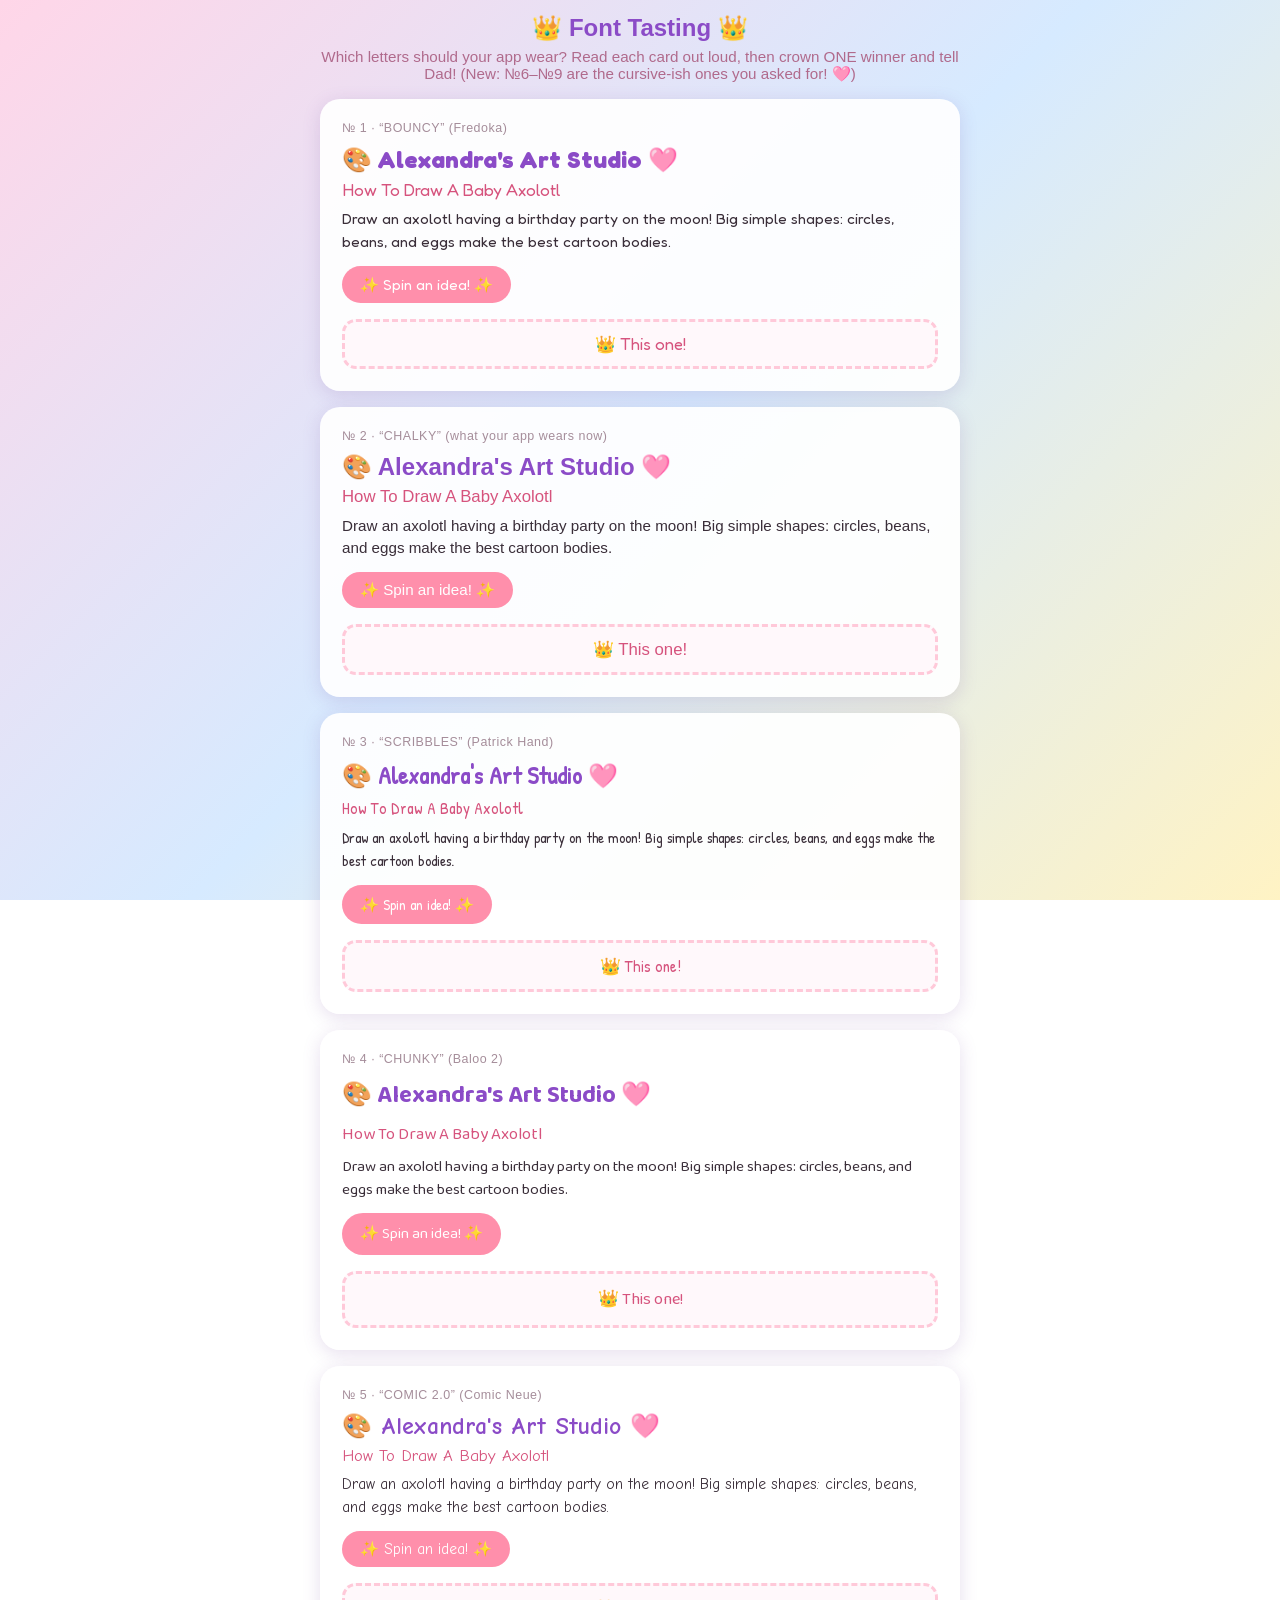
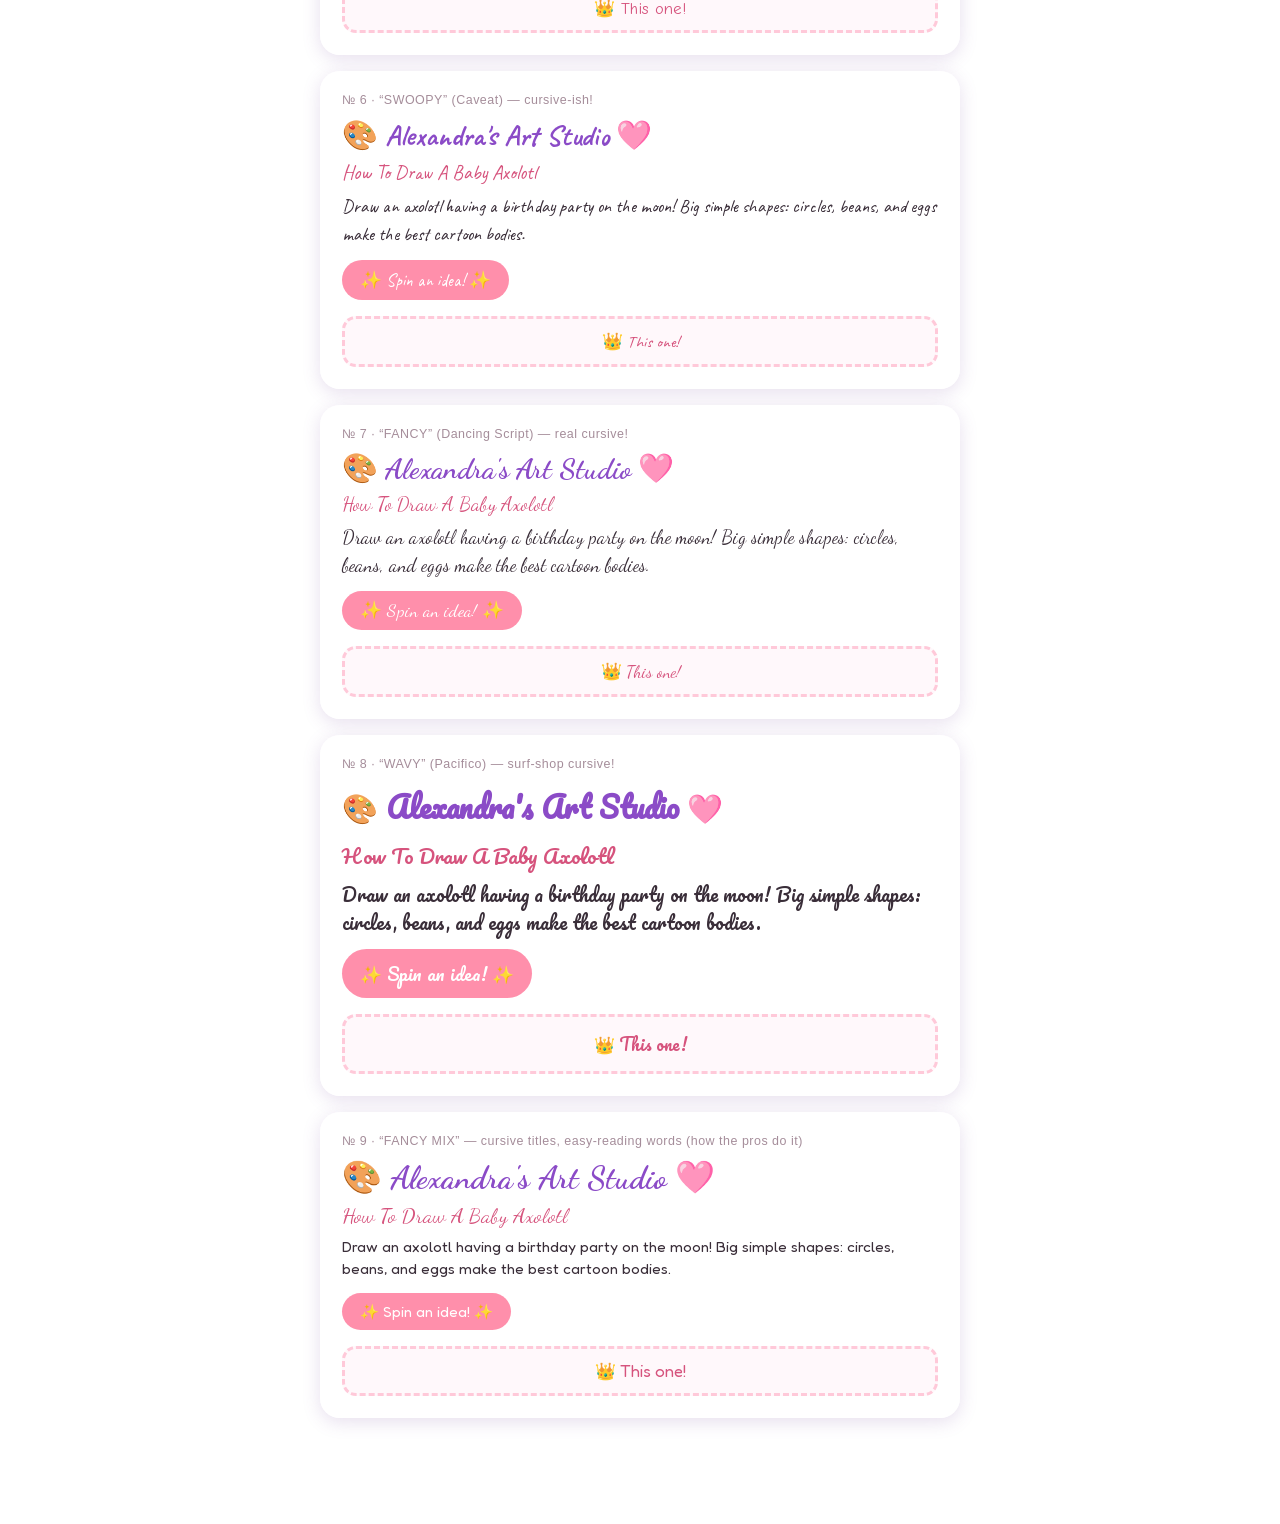
<file: fonts.html>
<!DOCTYPE html>
<html lang="en">
<head>
  <meta charset="UTF-8">
  <meta name="viewport" content="width=device-width, initial-scale=1.0, viewport-fit=cover">
  <title>Font Tasting — Alexandra's Art Studio</title>
  <style>
    @font-face {
      font-family: "Fredoka";
      src: url("fonts/fredoka.woff2") format("woff2");
      font-weight: 300 700;
      font-display: swap;
    }
    @font-face {
      font-family: "Baloo 2";
      src: url("fonts/baloo2.woff2") format("woff2");
      font-weight: 400 800;
      font-display: swap;
    }
    @font-face {
      font-family: "Patrick Hand";
      src: url("fonts/patrickhand-400.woff2") format("woff2");
      font-weight: 400;
      font-display: swap;
    }
    @font-face {
      font-family: "Comic Neue";
      src: url("fonts/comicneue-400.woff2") format("woff2");
      font-weight: 400;
      font-display: swap;
    }
    @font-face {
      font-family: "Comic Neue";
      src: url("fonts/comicneue-700.woff2") format("woff2");
      font-weight: 700;
      font-display: swap;
    }
    @font-face {
      font-family: "Caveat";
      src: url("fonts/caveat.woff2") format("woff2");
      font-weight: 400 700;
      font-display: swap;
    }
    @font-face {
      font-family: "Dancing Script";
      src: url("fonts/dancingscript.woff2") format("woff2");
      font-weight: 400 700;
      font-display: swap;
    }
    @font-face {
      font-family: "Pacifico";
      src: url("fonts/pacifico.woff2") format("woff2");
      font-weight: 400;
      font-display: swap;
    }

    /* cursive fonts run small — give them a little boost so it's a fair fight */
    .cursive-lg .sample h2 { font-size: 1.8rem; }
    .cursive-lg .sample .sub { font-size: 1.25rem; }
    .cursive-lg .sample .body { font-size: 1.15rem; }
    .cursive-lg .sample .btn { font-size: 1.1rem; }

    * { margin: 0; padding: 0; box-sizing: border-box; }

    body {
      font-family: "Comic Sans MS", "Chalkboard SE", "Marker Felt", sans-serif;
      background: linear-gradient(135deg, #ffd6e8 0%, #d6eaff 50%, #fff3c4 100%);
      background-attachment: fixed;
      min-height: 100dvh;
      color: #3a2e39;
      padding: calc(14px + env(safe-area-inset-top)) 14px calc(90px + env(safe-area-inset-bottom));
      -webkit-tap-highlight-color: transparent;
    }

    .intro {
      max-width: 640px;
      margin: 0 auto 16px;
      text-align: center;
    }

    .intro h1 { color: #8b4bc7; font-size: 1.5rem; margin-bottom: 6px; }
    .intro p { color: #b06a8c; font-size: 0.95rem; }

    .fontcard {
      max-width: 640px;
      margin: 0 auto 16px;
      background: rgba(255, 255, 255, 0.93);
      border: 4px solid transparent;
      border-radius: 20px;
      box-shadow: 0 4px 18px rgba(120, 80, 160, 0.18);
      padding: 18px;
      transition: border-color 0.2s, transform 0.2s;
    }

    .fontcard.picked {
      border-color: #ff8fab;
      transform: scale(1.015);
    }

    .fontname {
      font-size: 0.78rem;
      color: #a58d9a;
      letter-spacing: 0.04em;
      margin-bottom: 10px;
      font-family: "Comic Sans MS", "Chalkboard SE", sans-serif;
    }

    .sample h2 { font-size: 1.5rem; color: #8b4bc7; margin-bottom: 6px; font-weight: 700; }
    .sample .sub { color: #d6537d; font-size: 1.05rem; margin-bottom: 8px; }
    .sample .body {
      font-size: 0.95rem;
      line-height: 1.5;
      margin-bottom: 12px;
    }
    .sample .btn {
      display: inline-block;
      background: #ff8fab;
      color: #fff;
      border-radius: 999px;
      padding: 9px 18px;
      font-size: 0.95rem;
      margin-bottom: 6px;
    }

    .crown {
      display: block;
      width: 100%;
      font-family: inherit;
      font-size: 1.05rem;
      margin-top: 10px;
      padding: 12px;
      border: 3px dashed #ffc9d9;
      background: #fff8fb;
      color: #d6537d;
      border-radius: 14px;
      cursor: pointer;
    }

    .picked .crown {
      background: #ff8fab;
      color: #fff;
      border-style: solid;
      border-color: #ff8fab;
    }

    #verdict {
      position: fixed;
      left: 0; right: 0; bottom: 0;
      background: rgba(255, 255, 255, 0.95);
      backdrop-filter: blur(10px);
      -webkit-backdrop-filter: blur(10px);
      box-shadow: 0 -2px 14px rgba(120, 80, 160, 0.2);
      text-align: center;
      padding: 14px 16px calc(14px + env(safe-area-inset-bottom));
      font-size: 1rem;
      color: #d6537d;
      display: none;
    }
    #verdict.show { display: block; }
  </style>
</head>
<body>
  <div class="intro">
    <h1>👑 Font Tasting 👑</h1>
    <p>Which letters should your app wear? Read each card out loud, then crown ONE winner and tell Dad! (New: №6–№9 are the cursive-ish ones you asked for! 🩷)</p>
  </div>

  <div id="cards">
    <div class="fontcard" data-font="Bouncy (Fredoka)" style="font-family: 'Fredoka', sans-serif;">
      <p class="fontname">№ 1 · “BOUNCY” (Fredoka)</p>
      <div class="sample">
        <h2>🎨 Alexandra's Art Studio 🩷</h2>
        <p class="sub">How To Draw A Baby Axolotl</p>
        <p class="body">Draw an axolotl having a birthday party on the moon! Big simple shapes: circles, beans, and eggs make the best cartoon bodies.</p>
        <span class="btn">✨ Spin an idea! ✨</span>
      </div>
      <button class="crown">👑 This one!</button>
    </div>

    <div class="fontcard" data-font="Chalky (what it looks like now)" style="font-family: 'Comic Sans MS', 'Chalkboard SE', 'Marker Felt', sans-serif;">
      <p class="fontname">№ 2 · “CHALKY” (what your app wears now)</p>
      <div class="sample">
        <h2>🎨 Alexandra's Art Studio 🩷</h2>
        <p class="sub">How To Draw A Baby Axolotl</p>
        <p class="body">Draw an axolotl having a birthday party on the moon! Big simple shapes: circles, beans, and eggs make the best cartoon bodies.</p>
        <span class="btn">✨ Spin an idea! ✨</span>
      </div>
      <button class="crown">👑 This one!</button>
    </div>

    <div class="fontcard" data-font="Scribbles (Patrick Hand)" style="font-family: 'Patrick Hand', cursive;">
      <p class="fontname">№ 3 · “SCRIBBLES” (Patrick Hand)</p>
      <div class="sample">
        <h2>🎨 Alexandra's Art Studio 🩷</h2>
        <p class="sub">How To Draw A Baby Axolotl</p>
        <p class="body">Draw an axolotl having a birthday party on the moon! Big simple shapes: circles, beans, and eggs make the best cartoon bodies.</p>
        <span class="btn">✨ Spin an idea! ✨</span>
      </div>
      <button class="crown">👑 This one!</button>
    </div>

    <div class="fontcard" data-font="Chunky (Baloo 2)" style="font-family: 'Baloo 2', sans-serif;">
      <p class="fontname">№ 4 · “CHUNKY” (Baloo 2)</p>
      <div class="sample">
        <h2>🎨 Alexandra's Art Studio 🩷</h2>
        <p class="sub">How To Draw A Baby Axolotl</p>
        <p class="body">Draw an axolotl having a birthday party on the moon! Big simple shapes: circles, beans, and eggs make the best cartoon bodies.</p>
        <span class="btn">✨ Spin an idea! ✨</span>
      </div>
      <button class="crown">👑 This one!</button>
    </div>

    <div class="fontcard" data-font="Comic 2.0 (Comic Neue)" style="font-family: 'Comic Neue', sans-serif;">
      <p class="fontname">№ 5 · “COMIC 2.0” (Comic Neue)</p>
      <div class="sample">
        <h2>🎨 Alexandra's Art Studio 🩷</h2>
        <p class="sub">How To Draw A Baby Axolotl</p>
        <p class="body">Draw an axolotl having a birthday party on the moon! Big simple shapes: circles, beans, and eggs make the best cartoon bodies.</p>
        <span class="btn">✨ Spin an idea! ✨</span>
      </div>
      <button class="crown">👑 This one!</button>
    </div>

    <div class="fontcard cursive-lg" data-font="Swoopy (Caveat)" style="font-family: 'Caveat', cursive;">
      <p class="fontname">№ 6 · “SWOOPY” (Caveat) — cursive-ish!</p>
      <div class="sample">
        <h2>🎨 Alexandra's Art Studio 🩷</h2>
        <p class="sub">How To Draw A Baby Axolotl</p>
        <p class="body">Draw an axolotl having a birthday party on the moon! Big simple shapes: circles, beans, and eggs make the best cartoon bodies.</p>
        <span class="btn">✨ Spin an idea! ✨</span>
      </div>
      <button class="crown">👑 This one!</button>
    </div>

    <div class="fontcard cursive-lg" data-font="Fancy (Dancing Script)" style="font-family: 'Dancing Script', cursive;">
      <p class="fontname">№ 7 · “FANCY” (Dancing Script) — real cursive!</p>
      <div class="sample">
        <h2>🎨 Alexandra's Art Studio 🩷</h2>
        <p class="sub">How To Draw A Baby Axolotl</p>
        <p class="body">Draw an axolotl having a birthday party on the moon! Big simple shapes: circles, beans, and eggs make the best cartoon bodies.</p>
        <span class="btn">✨ Spin an idea! ✨</span>
      </div>
      <button class="crown">👑 This one!</button>
    </div>

    <div class="fontcard cursive-lg" data-font="Wavy (Pacifico)" style="font-family: 'Pacifico', cursive;">
      <p class="fontname">№ 8 · “WAVY” (Pacifico) — surf-shop cursive!</p>
      <div class="sample">
        <h2>🎨 Alexandra's Art Studio 🩷</h2>
        <p class="sub">How To Draw A Baby Axolotl</p>
        <p class="body">Draw an axolotl having a birthday party on the moon! Big simple shapes: circles, beans, and eggs make the best cartoon bodies.</p>
        <span class="btn">✨ Spin an idea! ✨</span>
      </div>
      <button class="crown">👑 This one!</button>
    </div>

    <div class="fontcard" data-font="Fancy Mix (Dancing Script titles + Fredoka words)" style="font-family: 'Fredoka', sans-serif;">
      <p class="fontname">№ 9 · “FANCY MIX” — cursive titles, easy-reading words (how the pros do it)</p>
      <div class="sample">
        <h2 style="font-family: 'Dancing Script', cursive; font-size: 2rem;">🎨 Alexandra's Art Studio 🩷</h2>
        <p class="sub" style="font-family: 'Dancing Script', cursive; font-size: 1.3rem;">How To Draw A Baby Axolotl</p>
        <p class="body">Draw an axolotl having a birthday party on the moon! Big simple shapes: circles, beans, and eggs make the best cartoon bodies.</p>
        <span class="btn">✨ Spin an idea! ✨</span>
      </div>
      <button class="crown">👑 This one!</button>
    </div>
  </div>

  <div id="verdict"></div>

  <script>
    "use strict";
    const KEY = "aas_font_pick";
    const verdict = document.getElementById("verdict");

    function crown(card) {
      document.querySelectorAll(".fontcard").forEach((c) => c.classList.remove("picked"));
      card.classList.add("picked");
      verdict.textContent = "👑 You picked: " + card.dataset.font + " — tell Dad! 🩷";
      verdict.classList.add("show");
      try { localStorage.setItem(KEY, card.dataset.font); } catch {}
    }

    document.querySelectorAll(".crown").forEach((btn) => {
      btn.addEventListener("click", () => crown(btn.closest(".fontcard")));
    });

    const saved = localStorage.getItem(KEY);
    if (saved) {
      const card = document.querySelector(`.fontcard[data-font="${saved}"]`);
      if (card) crown(card);
    }
  </script>
</body>
</html>
</file>
